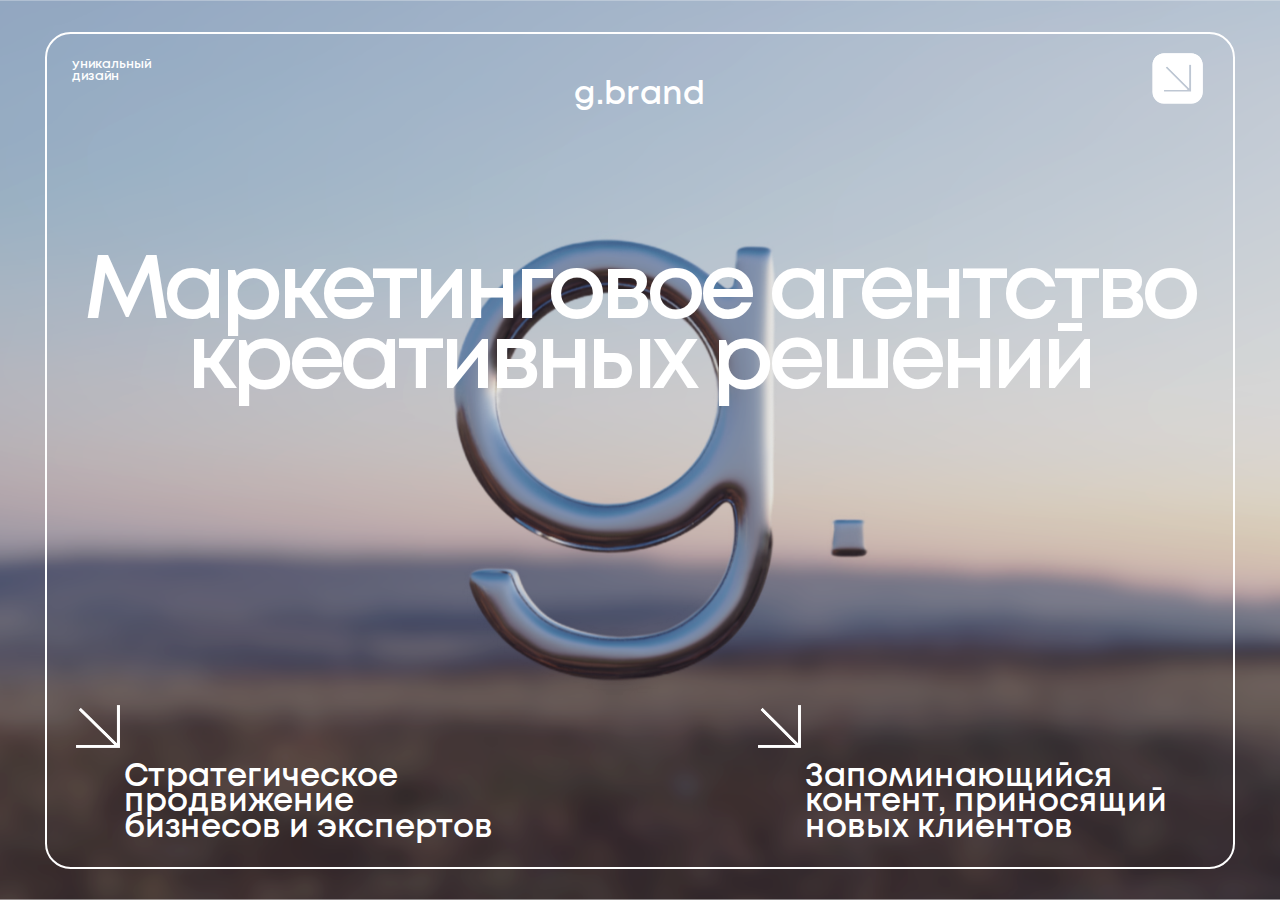
<file: index.html>
<!DOCTYPE html>
<html lang="en">
  <head>
    <meta charset="UTF-8" />
    <meta property="og:title" content="G.brand" />
    <meta property="og:description" content="Маркетинговое агентство креативных решений" />
    <meta name="viewport" content="width=device-width, initial-scale=1.0" />
    <title>g.brand</title>
    <link rel="stylesheet" href="stylesheets/style.css" />
    <link rel="icon" type="image/x-icon" href="images/favicon.ico">
    <script src="index.js"></script>
  </head>
  <body>


    <!-- общее выходящее меню -->
    <div class="mainmenu">
      <h4 class="small1">
        уникальный
        <br />
        дизайн
      </h4>
      <div class="centerclick">
        <h3><a href="portfolio.html">кейсы</a></h3>
        <h3><a href="work.html">этапы работы</a></h3>
        <h3><a href="services.html">услуги</a></h3>
        <h3><a href="contacts.html">контакты</a></h3>
        <h3><a href="mission2.html">миссия</a></h3>
      </div>
      <div class="downpartmenu">
        <h4 class="small1">
          системное
          <br />
          продвижение
        </h4>
        <h4 class="small1">
          запоминающийся
          <br />
          контент
        </h4>
      </div>
    </div>

    <!-- кнопка -->
    <img class="button1" src="images/menu.svg" />


    <!-- контейнер с рамкой -->
    <div class="firstpage1blok">

      <!-- верхняя часть -->
      <div class="uppart1">
        <p class="small1">
          уникальный
          <br />
          дизайн
        </p>
        <p class="gbrand1">g.brand</p>
      </div>

      <!-- главный заголовок -->
      <h2 class="main1">
        Маркетинговое агентство
        <br />
        креативных решений
      </h2>
      <div class="letterMain"></div>

      <!-- нижняя часть -->
      <div class="downpart1">
        <div class="pointpart1">
          <img class="image1" src="images/pointer.png" />
          <p class="normal1">
            Стратегическое продвижение <br />
            бизнесов и экспертов
          </p>
        </div>
        <div class="pointpart1">
          <img class="image1" src="images/pointer.png" />
          <p class="normal1">
            Запоминающийся контент, приносящий новых клиентов
          </p>
        </div>
      </div>
    </div>
  </body>
</html>
</file>
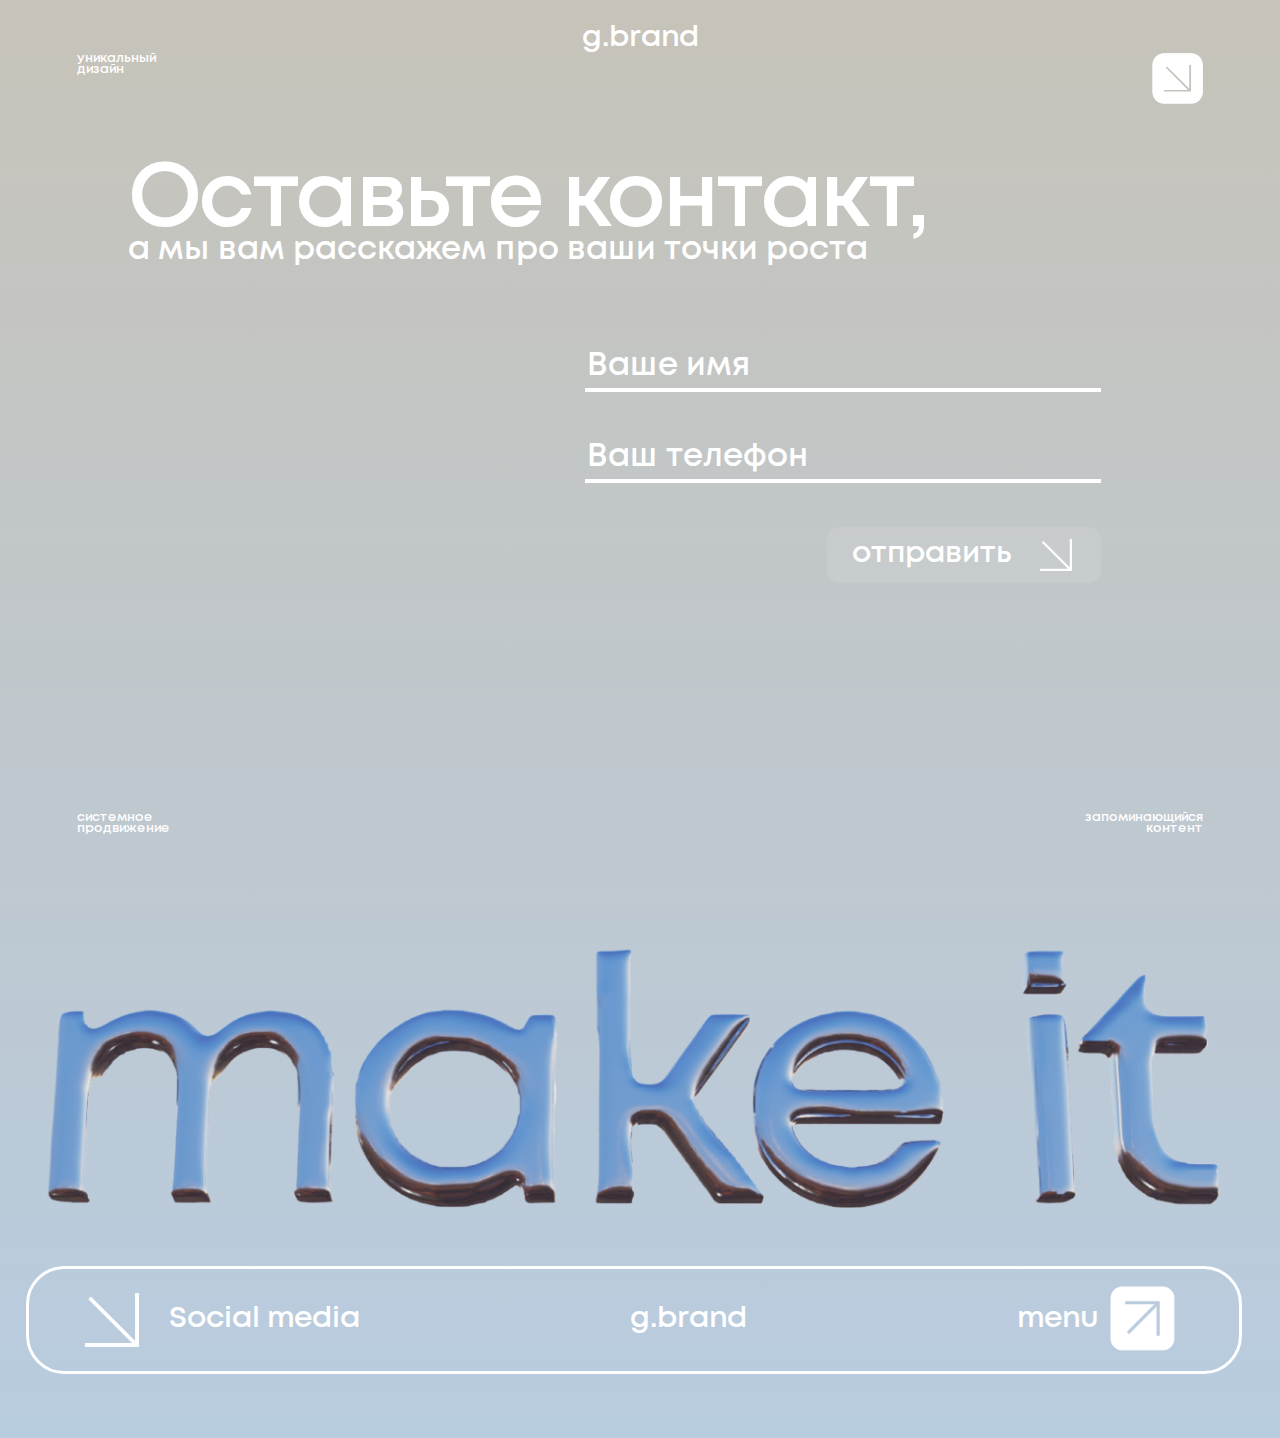
<file: contacts.html>
<!DOCTYPE html>
<html lang="en">
  <head>
    <meta charset="UTF-8" />
    <meta name="viewport" content="width=device-width, initial-scale=1.0" />
    <link rel="stylesheet" href="stylesheets/style.css" />
    <link rel="icon" type="image/x-icon" href="images/favicon.ico">
    <title>contacts</title>
    <script src="index.js"></script>
  </head>
  <body class="scrollContacts">
    <!-- общее выходящее меню -->
    <div class="mainmenu">
      <h4 class="small1">
        уникальный
        <br />
        дизайн
      </h4>
      <div class="centerclick">
        <h3><a href="portfolio.html">кейсы</a></h3>
        <h3><a href="work.html">этапы работы</a></h3>
        <h3><a href="services.html">услуги</a></h3>
        <h3><a href="contacts.html">контакты</a></h3>
        <h3><a href="mission2.html">миссия</a></h3>
      </div>
      <div class="downpartmenu">
        <h4 class="small1">
          системное
          <br />
          продвижение
        </h4>
        <h4 class="small1">
          запоминающийся
          <br />
          контент
        </h4>
      </div>
    </div>

    <img class="button1" src="images/menu.svg" />

    <div class="firstscreen">
      <!-- верхний заголовок -->
      <p class="gbrandTop">g.brand</p>

      <!-- верхняя часть -->
      <div class="formTitle">
        <div class="small1">
          уникальный
          <br />
          дизайн
        </div>
        <div class="center">
          <h1>Оставьте контакт,</h1>
          <p>а мы вам расскажем про ваши точки роста</p>
        </div>
      </div>

      <!-- форма -->
      <div class="form">
        <form action="">
          <input type="text" placeholder="Ваше имя" />
          <input type="tel" placeholder="Ваш телефон" />
          <div class="submitButton">
            <p class="sendt">отправить</p>
            <img class="sendi" src="images/pointer.png" alt="" />
          </div>
        </form>
      </div>

      <div class="centerdown">
        <p class="small1">
          системное
          <br />
          продвижение
        </p>
        <p class="small1">
          запоминающийся
          <br />
          контент
        </p>
      </div>
    </div>
    <div class="makeITpng"></div>
    <div class="secondscreen">
      <footer>
        <div class="socialMedia">
          <img class="social" src="images/pointer.png" alt="" />
          <a href=""><p>Social media</p></a>
        </div>

        <p class="downg">g.brand</p>
        <div class="menu">
          <p class="menup">menu</p>
          <a href="index.html"
            ><img class="buttond" src="images/pointer!.png" alt=""
          /></a>
        </div>
      </footer>
    </div>
  </body>
</html>
</file>
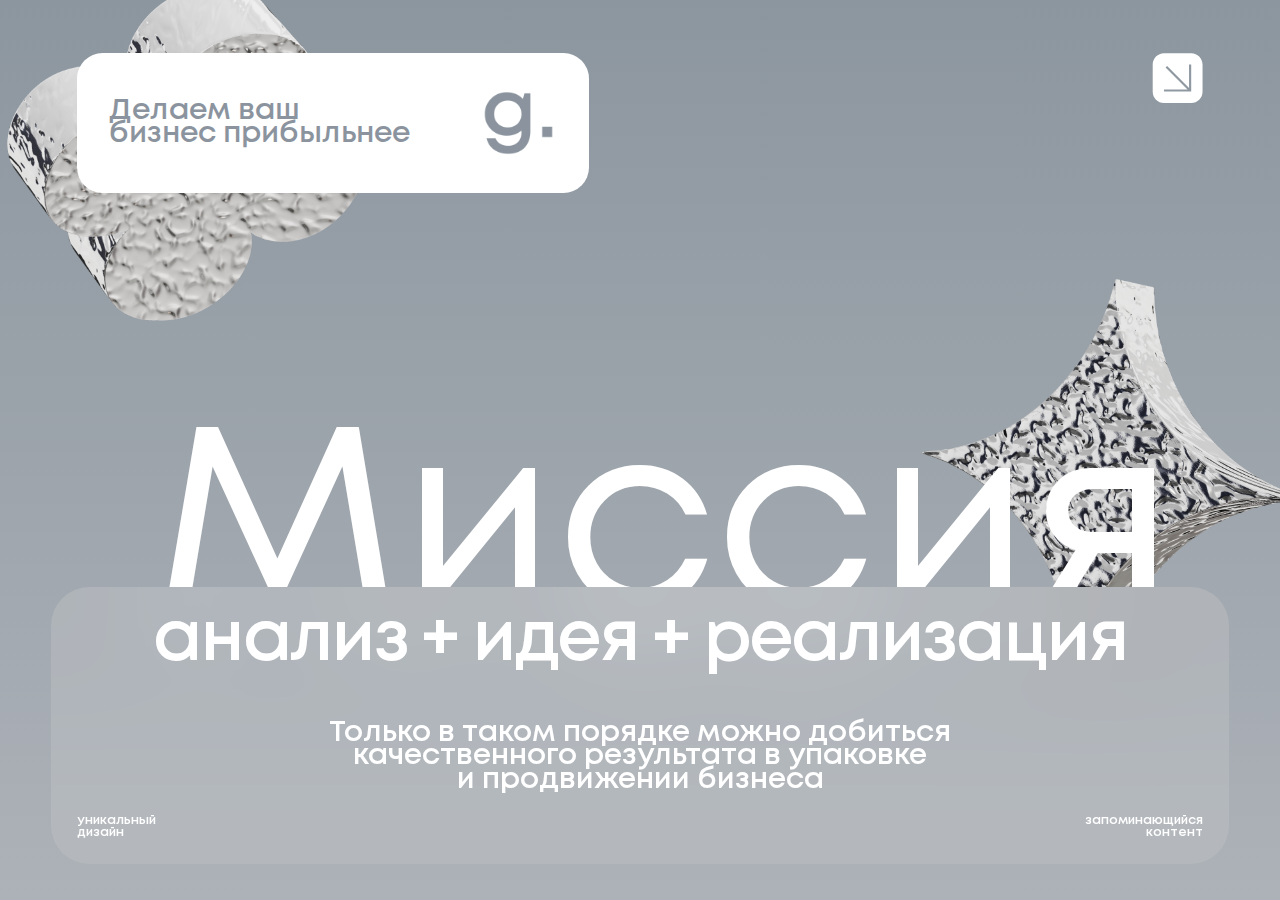
<file: mission2.html>
<!DOCTYPE html>
<html lang="en">
  <head>
    <meta charset="UTF-8" />
    <meta name="viewport" content="width=device-width, initial-scale=1.0" />
    <title>mission</title>
    <link rel="stylesheet" href="stylesheets/style.css" />
    <link rel="icon" type="image/x-icon" href="images/favicon.ico">
    <script src="index.js"></script>
  </head>

  <body>
    <!-- общая часть -->
    <div class="container2">
      <!-- фон -->
      <div class="background2">
        <img src="images/metal1.png" class="leftimg1" alt="" />
        <img src="images/metal2.png" class="rightimg1" alt="" />
      </div>

      <!-- общее выходящее меню -->
      <div class="mainmenu">
        <h4 class="small1">
          уникальный
          <br />
          дизайн
        </h4>
        <div class="centerclick">
          <h3><a href="portfolio.html">кейсы</a></h3>
          <h3><a href="work.html">этапы работы</a></h3>
          <h3><a href="services.html">услуги</a></h3>
          <h3><a href="contacts.html">контакты</a></h3>
          <h3><a href="mission2.html">миссия</a></h3>
        </div>
        <div class="downpartmenu">
          <h4 class="small1">
            системное
            <br />
            продвижение
          </h4>
          <h4 class="small1">
            запоминающийся
            <br />
            контент
          </h4>
        </div>
      </div>

      <div class="button1 inverseButton"></div>

      <!-- верхняя плашка и заголовок -->
      <div class="dop2">
        <p class="textup2">
          Делаем ваш
          <br />
          бизнес прибыльнее
        </p>
        <img class="gletter2" src="images/g..png" alt="" />
      </div>
    </div>

    <!-- нижняя часть -->
    <div class="downpart2">
      <h2 class="concept2">анализ + идея + реализация</h2>
      <p class="textdown2">
        Только в таком порядке можно добиться
        <br />
        качественного результата в упаковке
        <br />
        и продвижении бизнеса
      </p>
      <div class="centerdown2">
        <p class="small1">
          уникальный
          <br />
          дизайн
        </p>
        <p class="small1">
          запоминающийся
          <br />
          контент
        </p>
      </div>
    </div>
  </body>
</html>
</file>
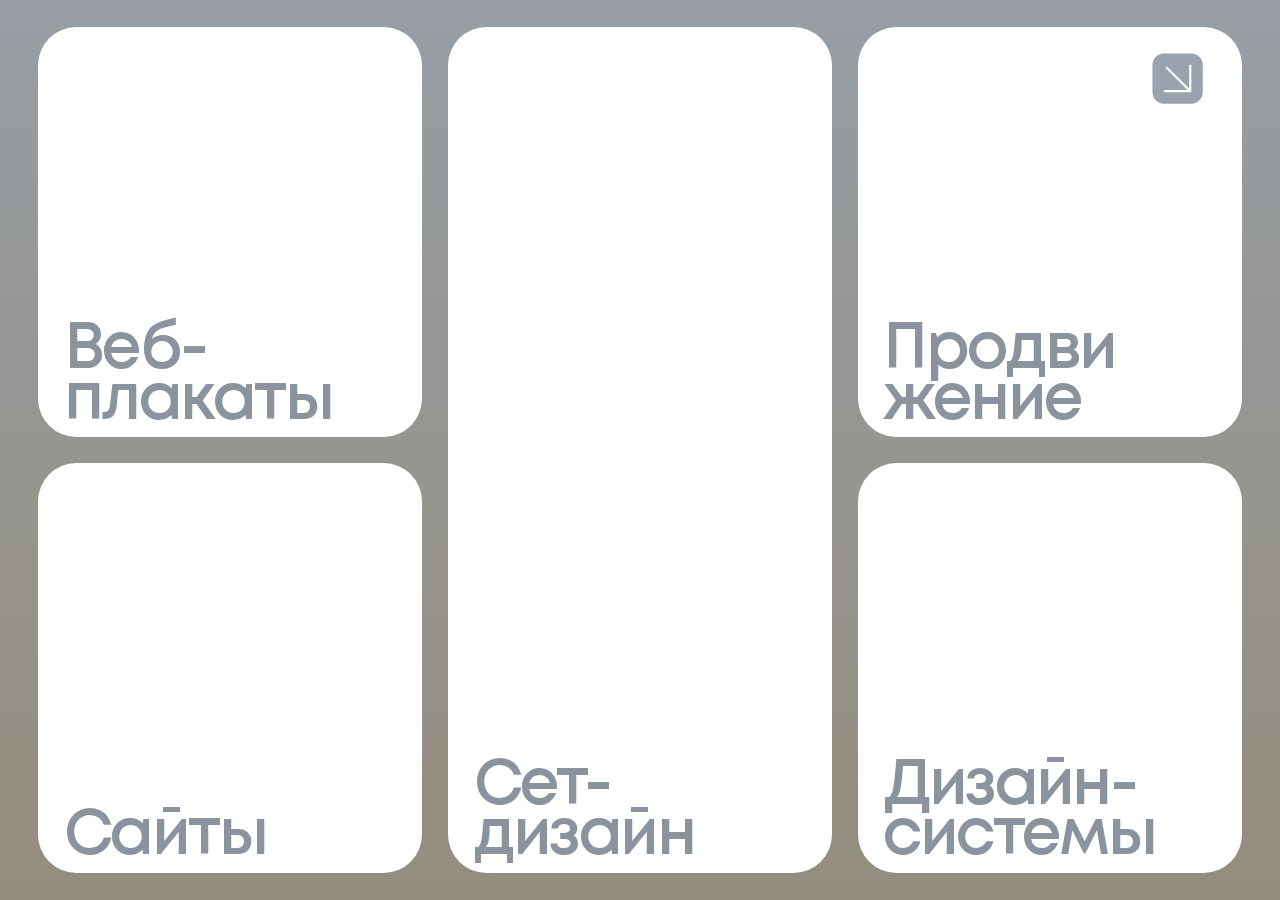
<file: portfolio.html>
<!DOCTYPE html>
<html lang="en">
  <head>
    <meta charset="UTF-8" />
    <meta name="viewport" content="width=device-width, initial-scale=1.0" />
    <title>portfolio</title>
    <link rel="stylesheet" href="stylesheets/style.css" />
    <link rel="icon" type="image/x-icon" href="images/favicon.ico">
    <script src="index.js"></script>
  </head>
  <body>
    <!-- общее выходящее меню -->

    <div class="mainmenu">
      <h4 class="small1 inverse">
        уникальный
        <br />
        дизайн
      </h4>
      <div class="centerclick inverse">
        <h3><a href="portfolio.html">кейсы</a></h3>
        <h3><a href="work.html">этапы работы</a></h3>
        <h3><a href="services.html">услуги</a></h3>
        <h3><a href="contacts.html">контакты</a></h3>
        <h3><a href="mission2.html">миссия</a></h3>
      </div>
      <div class="downpartmenu">
        <h4 class="small1 inverse">
          системное
          <br />
          продвижение
        </h4>
        <h4 class="small1 inverse">
          запоминающийся
          <br />
          контент
        </h4>
      </div>
    </div>

    <img class="button1" src="images/menuInverseIcon.svg" />

    <!-- общий блок -->
    <div class="portfolioSection">
      <!-- левая часть -->
      <div class="webPosters portfolioButton">
        <div class="subTitlePorfolio">
          Веб-
          <br />
          плакаты
        </div>
      </div>
      <div class="webDesign portfolioButton">
        <div class="subTitlePorfolio">Сайты</div>
      </div>
      <!-- центральная часть -->

      <div class="bentoDesign portfolioButton">
        <div class="subTitlePorfolio">
          Сет-
          <br />
          дизайн
        </div>
      </div>

      <!-- правая часть -->
      <div class="advertisement portfolioButton">
        <div class="subTitlePorfolio">
          Продви
          <br />
          жение
        </div>
      </div>

      <div class="designSystem portfolioButton">
        <div class="subTitlePorfolio">
          Дизайн-
          <br />
          системы
        </div>
      </div>
    </div>
  </body>
</html>
</file>
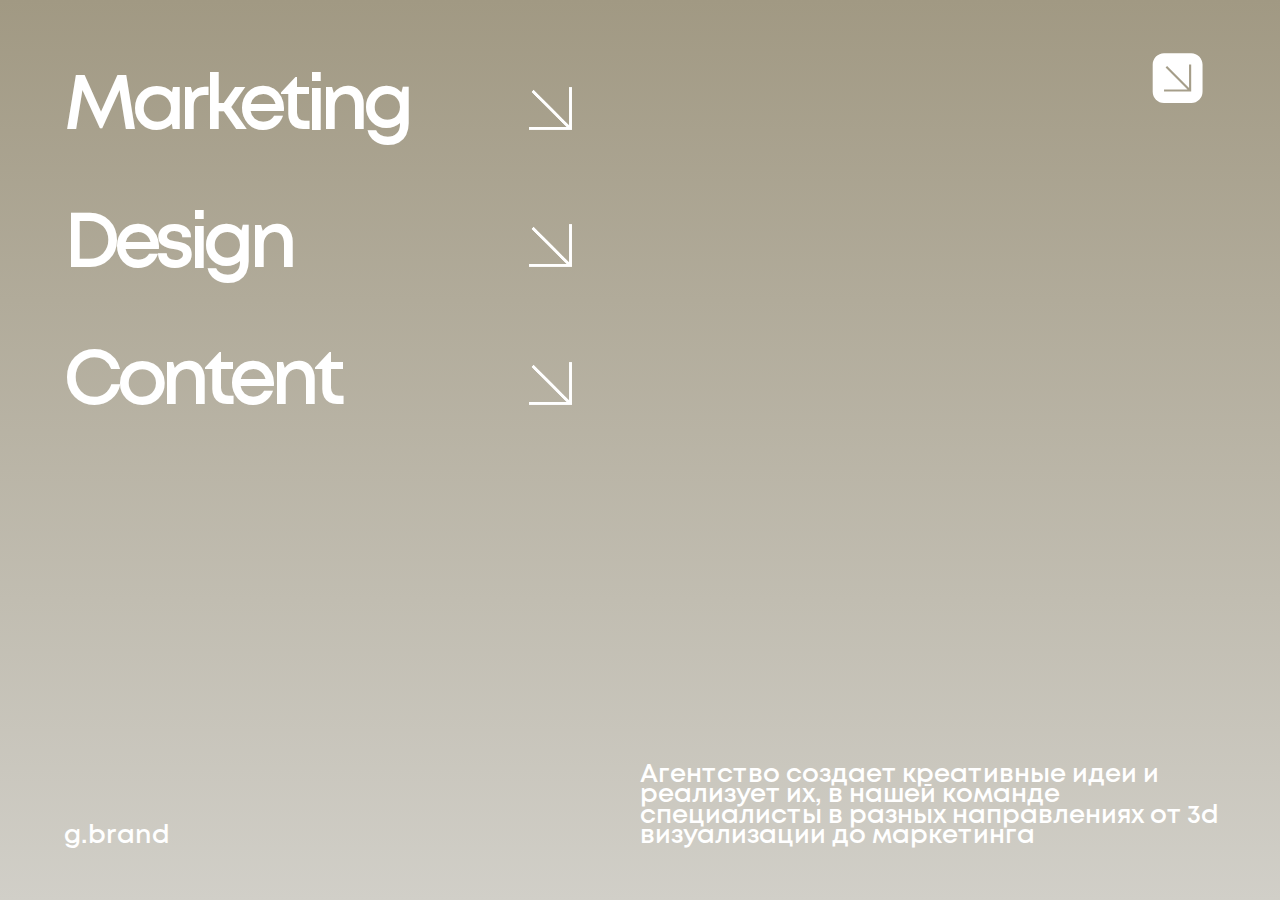
<file: services.html>
<!DOCTYPE html>
<html lang="en">
  <head>
    <meta charset="UTF-8" />
    <meta name="viewport" content="width=device-width, initial-scale=1.0" />

    <title>services</title>
    <link rel="stylesheet" href="stylesheets/style.css" />
    <link rel="icon" type="image/x-icon" href="images/favicon.ico">
    <script src="index.js"></script>
  </head>
  <body>
    <!-- общее выходящее меню -->
    <div class="mainmenu">
      <h4 class="small1">
        уникальный
        <br />
        дизайн
      </h4>
      <div class="centerclick">
        <h3><a href="portfolio.html">кейсы</a></h3>
        <h3><a href="work.html">этапы работы</a></h3>
        <h3><a href="services.html">услуги</a></h3>
        <h3><a href="contacts.html">контакты</a></h3>
        <h3><a href="mission2.html">миссия</a></h3>
      </div>
      <div class="downpartmenu">
        <h4 class="small1">
          системное
          <br />
          продвижение
        </h4>
        <h4 class="small1">
          запоминающийся
          <br />
          контент
        </h4>
      </div>
    </div>

    <div class="button1 service"></div>
    <div class="descriptionButtonDesign"></div>
    <div class="pointpart1 service">
      <img class="image1" src="images/pointer.png" />
      <p class="normal1">Получить индивидуальное коммерческое предложение</p>
    </div>

    <div class="designTypo"></div>
    <!-- верхняя часть -->
    <div class="servicesGradient">
      <div class="upstyle service">
        <div class="leftup">
          <div class="serviceButton">
            <h1>Marketing</h1>
            <div class="nextpage"></div>
          </div>
          <div class="serviceButton">
            <h1>Design</h1>
            <div class="nextpage"></div>
          </div>
          <div class="serviceButton">
            <h1>Content</h1>
            <div class="nextpage"></div>
          </div>
        </div>
      </div>

      <!-- нижняя часть -->
      <div class="downstyle">
        <p class="gBrand">
          <br />
          <br />
          <br />
          g.brand
        </p>
        <p class="rightdown">
          Агентство создает креативные идеи и реализует их, в нашей команде
          специалисты в разных направлениях от 3d визуализации до маркетинга
        </p>
      </div>
    </div>
  </body>
</html>
</file>
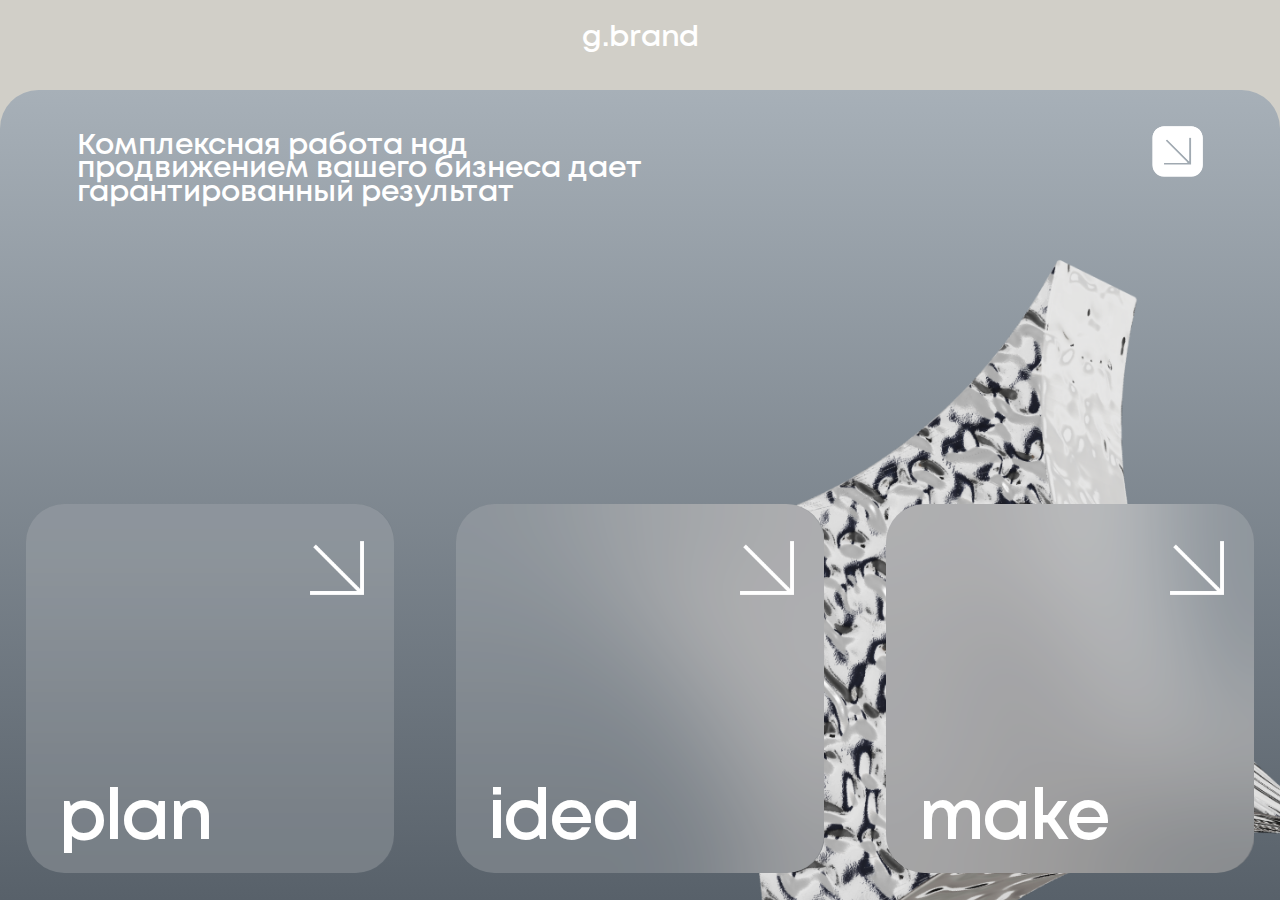
<file: work.html>
<!DOCTYPE html>
<html lang="en">
  <head>
    <meta charset="UTF-8" />
    <meta name="viewport" content="width=device-width, initial-scale=1.0" />
    <title>stages of work</title>
    <link rel="stylesheet" href="stylesheets/style.css"/>
    <link rel="icon" type="image/x-icon" href="images/favicon.ico">
    <script src="index.js"></script>
  </head>

  <body>
    <div class="workBackground">
      <!-- верхний заголовок -->

      <!-- общее выходящее меню -->
      <div class="mainmenu">
        <h4 class="small1 work">
          уникальный
          <br />
          дизайн
        </h4>
        <div class="centerclick">
          <h3><a href="portfolio.html">кейсы</a></h3>
          <h3><a href="work.html">этапы работы</a></h3>
          <h3><a href="services.html">услуги</a></h3>
          <h3><a href="contacts.html">контакты</a></h3>
          <h3><a href="mission2.html">миссия</a></h3>
        </div>
        <div class="downpartmenu">
          <h4 class="small1">
            системное
            <br />
            продвижение
          </h4>
          <h4 class="small1">
            запоминающийся
            <br />
            контент
          </h4>
        </div>
      </div>

      <img class="button1 work" src="images/menu.svg" />
      <p class="gbrandTop">g.brand</p>

      <!-- основная часть -->
      <div class="main">
        <!-- верхняя часть -->
        <div class="up">
          <p class="textup">
            Комплексная работа над продвижением вашего бизнеса дает
            гарантированный результат
          </p>
        </div>

        <div class="abstractFigure"></div>
        <!-- нижняя часть -->
        <div class="downCards">
          <!-- левая карточка-->
          <div class="box">
            <!-- текст под боксом, появляет по клику -->
            <h2>
              Наши маркетологи анализируют вашу
              нынешнюю маркетинг стратегию
              и продвижение, проводят анализ рынка, выдвигая тем самым свежие
              идеи для маркетинг стратегии
            </h2>

            <!-- внешняя сторона карточки -->
            <div class="inside">
              <h1>plan</h1>
              <img class="click" src="images/pointer.png" alt="" />
            </div>
          </div>

          <!-- центральная карточка -->
          <div class="box">
            <!-- текст под боксом, появляет по клику -->
            <h2>
              Дизайнеры погружаются в вашу идею. Если есть необходимость, то мы
              всегда креативим новое, однако, чаще ваша идея уже была
              уникальной, наша задача довести
              ее до идеала
            </h2>

            <!-- внешняя сторона карточки -->
            <div class="inside">
              <h1>idea</h1>
              <img class="click" src="images/pointer.png" alt="" />
            </div>
          </div>

          <!-- правая карточка-->
          <div class="box">
            <!-- текст под боксом, появляет по клику -->
            <h2>
              Креативщики, создающие контент
              в агентстве расскажут о вас всему миру, так, чтобы к вам пришли
              новые клиенты и признание!
            </h2>
            <!-- внешняя сторона карточки -->
            <div class="inside">
              <h1>make</h1>
              <img class="click" src="images/pointer.png" alt="" />
            </div>
          </div>
        </div>
      </div>
    </div>
  </body>
</html>
</file>
<file: stylesheets/style.css>
@import url('reset.css');
@import url('fonts.css');
@import url('layout.css');
@import url('animation.css');
@import url('adaptive.css');
</file>
